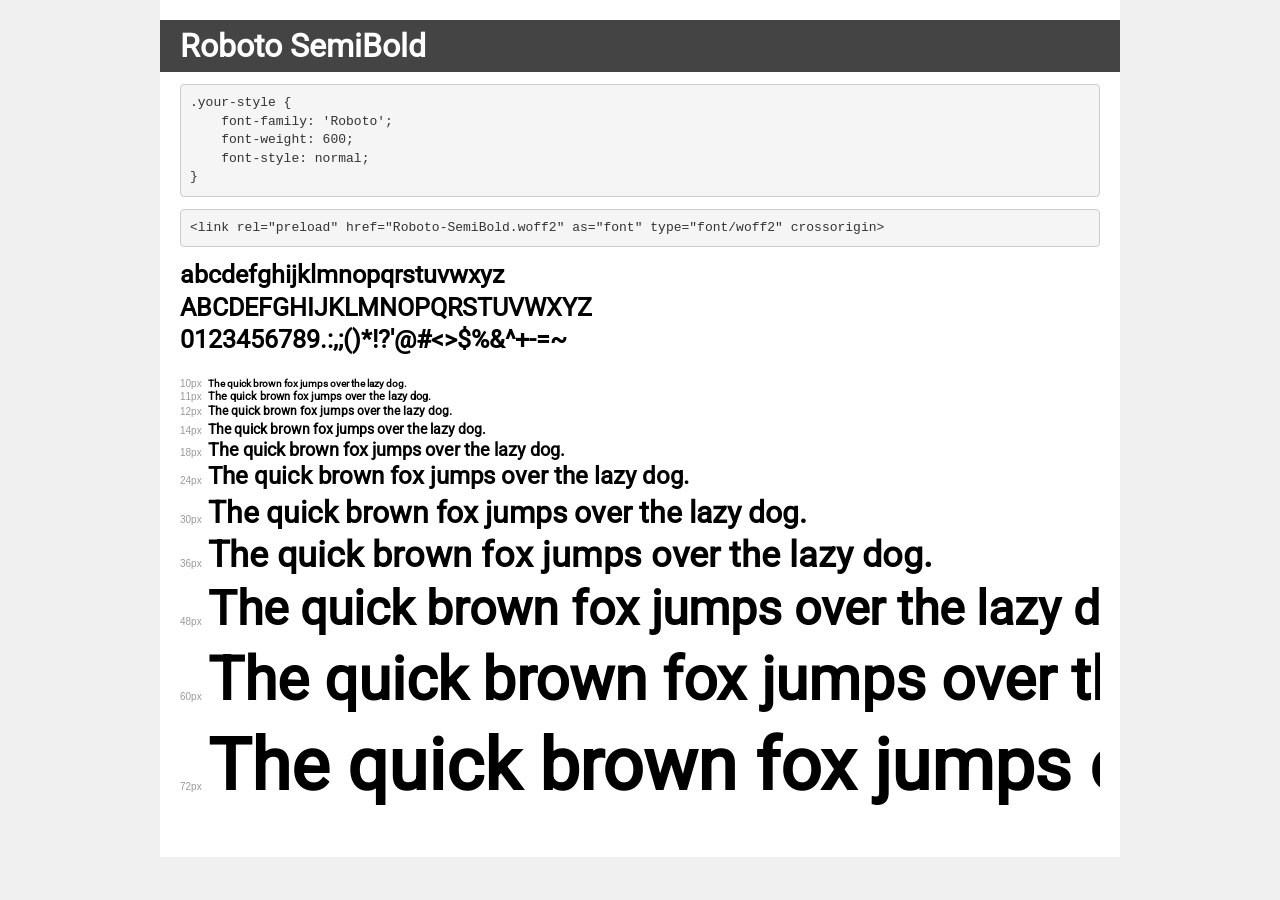
<file: fonts/demo-roboto-semi-bold.html>
<!DOCTYPE html>
<html lang="en">
<head>
    <meta charset="utf-8">
    <meta http-equiv="X-UA-Compatible" content="IE=edge">
    <meta name="viewport" content="width=device-width, initial-scale=1">
    <meta name="robots" content="noindex, noarchive">
    <meta name="format-detection" content="telephone=no">
    <title>Transfonter demo</title>
    <link href="stylesheet.css" rel="stylesheet">
    <style>
        /*
        http://meyerweb.com/eric/tools/css/reset/
        v2.0 | 20110126
        License: none (public domain)
        */
        html, body, div, span, applet, object, iframe,
        h1, h2, h3, h4, h5, h6, p, blockquote, pre,
        a, abbr, acronym, address, big, cite, code,
        del, dfn, em, img, ins, kbd, q, s, samp,
        small, strike, strong, sub, sup, tt, var,
        b, u, i, center,
        dl, dt, dd, ol, ul, li,
        fieldset, form, label, legend,
        table, caption, tbody, tfoot, thead, tr, th, td,
        article, aside, canvas, details, embed,
        figure, figcaption, footer, header, hgroup,
        menu, nav, output, ruby, section, summary,
        time, mark, audio, video {
            margin: 0;
            padding: 0;
            border: 0;
            font-size: 100%;
            font: inherit;
            vertical-align: baseline;
        }
        /* HTML5 display-role reset for older browsers */
        article, aside, details, figcaption, figure,
        footer, header, hgroup, menu, nav, section {
            display: block;
        }
        body {
            line-height: 1;
        }
        ol, ul {
            list-style: none;
        }
        blockquote, q {
            quotes: none;
        }
        blockquote:before, blockquote:after,
        q:before, q:after {
            content: '';
            content: none;
        }
        table {
            border-collapse: collapse;
            border-spacing: 0;
        }
        /* demo styles */
        body {
            background: #f0f0f0;
            color: #000;
        }
        .page {
            background: #fff;
            width: 920px;
            margin: 0 auto;
            padding: 20px 20px 0 20px;
            overflow: hidden;
        }
        .font-container {
            overflow-x: auto;
            overflow-y: hidden;
            margin-bottom: 40px;
            line-height: 1.3;
            white-space: nowrap;
            padding-bottom: 5px;
        }
        h1 {
            position: relative;
            background: #444;
            font-size: 32px;
            color: #fff;
            padding: 10px 20px;
            margin: 0 -20px 12px -20px;
        }
        .letters {
            font-size: 25px;
            margin-bottom: 20px;
        }
        .s10:before {
            content: '10px';
        }
        .s11:before {
            content: '11px';
        }
        .s12:before {
            content: '12px';
        }
        .s14:before {
            content: '14px';
        }
        .s18:before {
            content: '18px';
        }
        .s24:before {
            content: '24px';
        }
        .s30:before {
            content: '30px';
        }
        .s36:before {
            content: '36px';
        }
        .s48:before {
            content: '48px';
        }
        .s60:before {
            content: '60px';
        }
        .s72:before {
            content: '72px';
        }
        .s10:before, .s11:before, .s12:before, .s14:before,
        .s18:before, .s24:before, .s30:before, .s36:before,
        .s48:before, .s60:before, .s72:before {
            font-family: Arial, sans-serif;
            font-size: 10px;
            font-weight: normal;
            font-style: normal;
            color: #999;
            padding-right: 6px;
        }
        pre {
            display: block;
            padding: 9px;
            margin: 0 0 12px;
            font-family: Monaco, Menlo, Consolas, "Courier New", monospace;
            font-size: 13px;
            line-height: 1.428571429;
            color: #333;
            font-weight: normal;
            font-style: normal;
            background-color: #f5f5f5;
            border: 1px solid #ccc;
            overflow-x: auto;
            border-radius: 4px;
        }
        /* responsive */
        @media (max-width: 959px) {
            .page {
                width: auto;
                margin: 0;
            }
        }
    </style>
</head>
<body>
<div class="page">
    <div class="demo">
        <h1 style="font-family: 'Roboto'; font-weight: 600; font-style: normal;">Roboto SemiBold</h1>
        <pre title="Usage">.your-style {
    font-family: 'Roboto';
    font-weight: 600;
    font-style: normal;
}</pre>
        <pre title="Preload (optional)">
&lt;link rel=&quot;preload&quot; href=&quot;Roboto-SemiBold.woff2&quot; as=&quot;font&quot; type=&quot;font/woff2&quot; crossorigin&gt;</pre>
        <div class="font-container" style="font-family: 'Roboto'; font-weight: 600; font-style: normal;">
            <p class="letters">
                abcdefghijklmnopqrstuvwxyz<br>
ABCDEFGHIJKLMNOPQRSTUVWXYZ<br>
                0123456789.:,;()*!?'@#&lt;&gt;$%&^+-=~
            </p>
            <p class="s10" style="font-size: 10px;">The quick brown fox jumps over the lazy dog.</p>
            <p class="s11" style="font-size: 11px;">The quick brown fox jumps over the lazy dog.</p>
            <p class="s12" style="font-size: 12px;">The quick brown fox jumps over the lazy dog.</p>
            <p class="s14" style="font-size: 14px;">The quick brown fox jumps over the lazy dog.</p>
            <p class="s18" style="font-size: 18px;">The quick brown fox jumps over the lazy dog.</p>
            <p class="s24" style="font-size: 24px;">The quick brown fox jumps over the lazy dog.</p>
            <p class="s30" style="font-size: 30px;">The quick brown fox jumps over the lazy dog.</p>
            <p class="s36" style="font-size: 36px;">The quick brown fox jumps over the lazy dog.</p>
            <p class="s48" style="font-size: 48px;">The quick brown fox jumps over the lazy dog.</p>
            <p class="s60" style="font-size: 60px;">The quick brown fox jumps over the lazy dog.</p>
            <p class="s72" style="font-size: 72px;">The quick brown fox jumps over the lazy dog.</p>
        </div>
    </div>

</div>
</body>
</html>
</file>
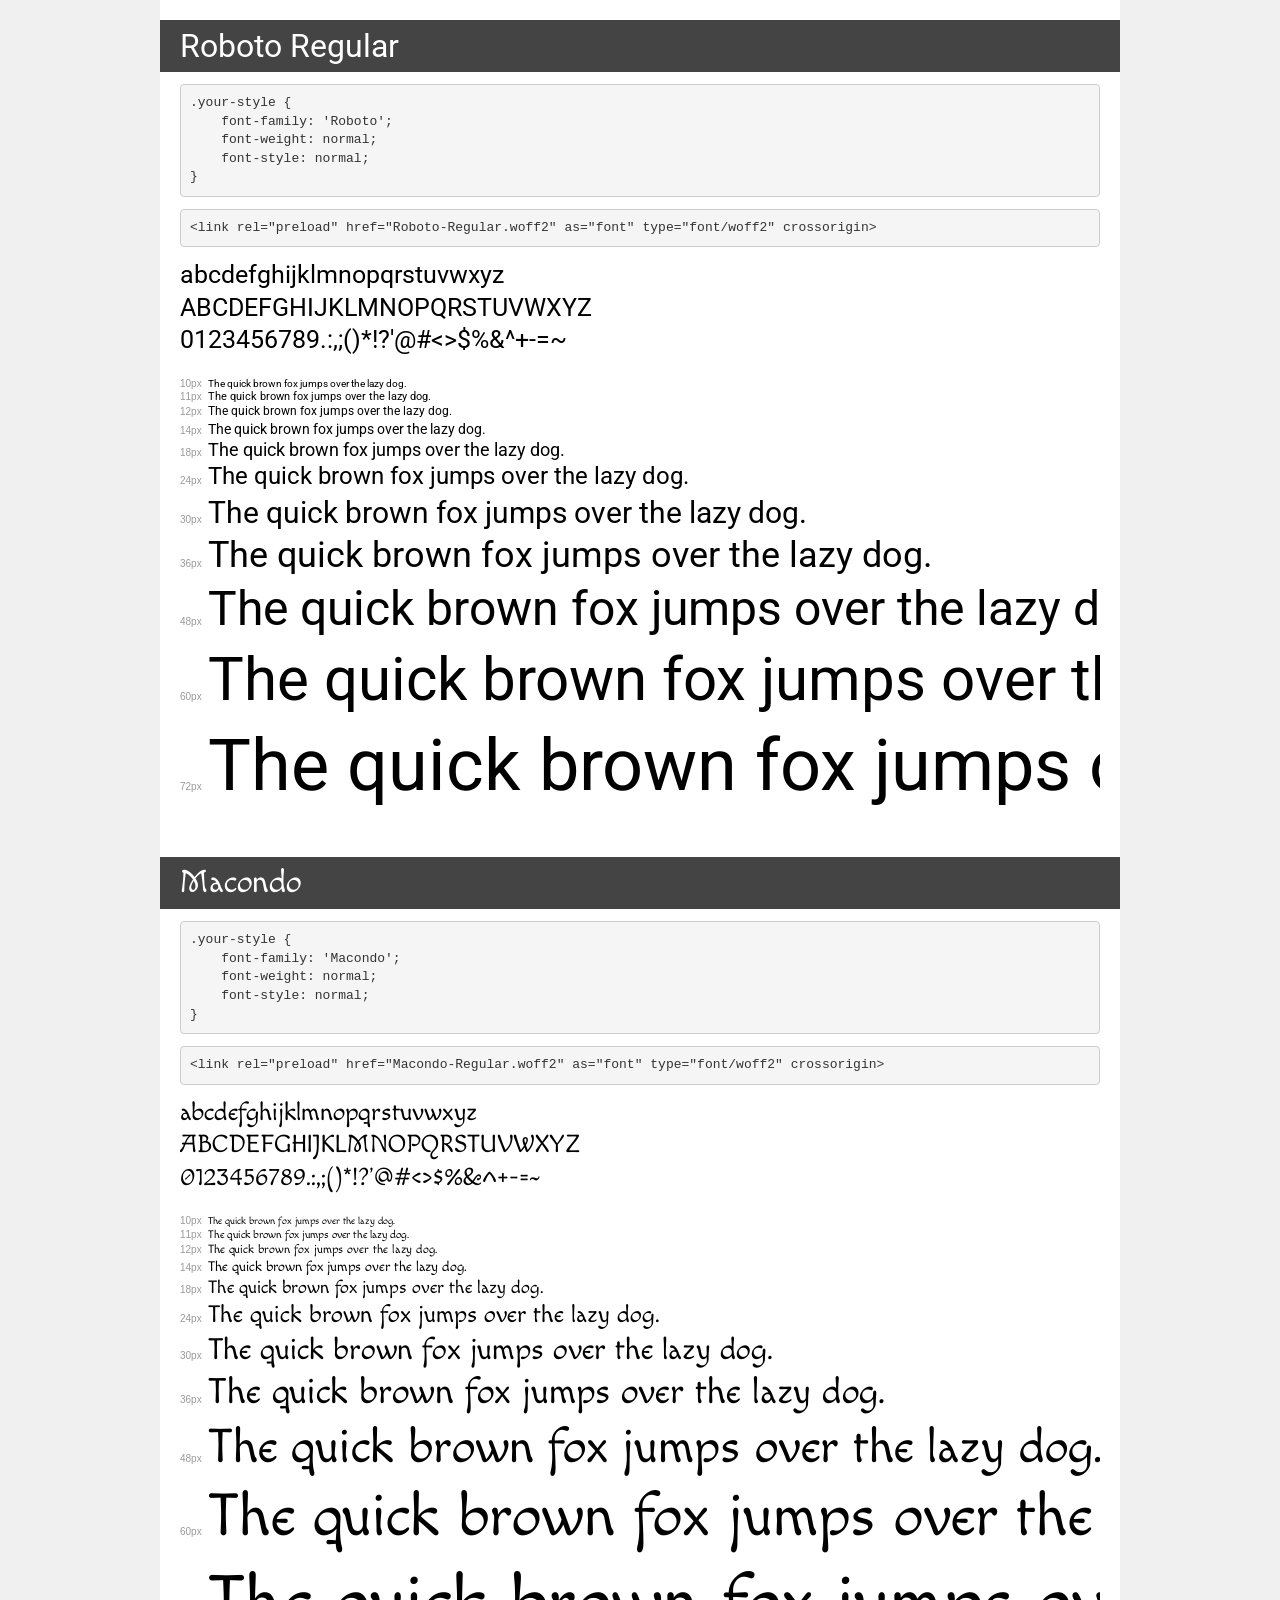
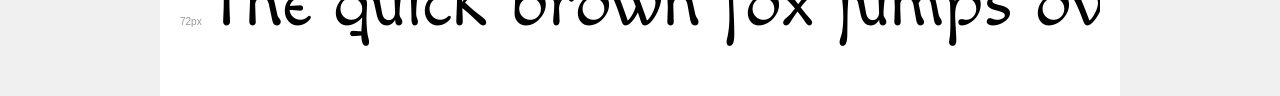
<file: fonts/demo.html>
<!DOCTYPE html>
<html lang="en">
<head>
    <meta charset="utf-8">
    <meta http-equiv="X-UA-Compatible" content="IE=edge">
    <meta name="viewport" content="width=device-width, initial-scale=1">
    <meta name="robots" content="noindex, noarchive">
    <meta name="format-detection" content="telephone=no">
    <title>Transfonter demo</title>
    <link href="stylesheet.css" rel="stylesheet">
    <style>
        /*
        http://meyerweb.com/eric/tools/css/reset/
        v2.0 | 20110126
        License: none (public domain)
        */
        html, body, div, span, applet, object, iframe,
        h1, h2, h3, h4, h5, h6, p, blockquote, pre,
        a, abbr, acronym, address, big, cite, code,
        del, dfn, em, img, ins, kbd, q, s, samp,
        small, strike, strong, sub, sup, tt, var,
        b, u, i, center,
        dl, dt, dd, ol, ul, li,
        fieldset, form, label, legend,
        table, caption, tbody, tfoot, thead, tr, th, td,
        article, aside, canvas, details, embed,
        figure, figcaption, footer, header, hgroup,
        menu, nav, output, ruby, section, summary,
        time, mark, audio, video {
            margin: 0;
            padding: 0;
            border: 0;
            font-size: 100%;
            font: inherit;
            vertical-align: baseline;
        }
        /* HTML5 display-role reset for older browsers */
        article, aside, details, figcaption, figure,
        footer, header, hgroup, menu, nav, section {
            display: block;
        }
        body {
            line-height: 1;
        }
        ol, ul {
            list-style: none;
        }
        blockquote, q {
            quotes: none;
        }
        blockquote:before, blockquote:after,
        q:before, q:after {
            content: '';
            content: none;
        }
        table {
            border-collapse: collapse;
            border-spacing: 0;
        }
        /* demo styles */
        body {
            background: #f0f0f0;
            color: #000;
        }
        .page {
            background: #fff;
            width: 920px;
            margin: 0 auto;
            padding: 20px 20px 0 20px;
            overflow: hidden;
        }
        .font-container {
            overflow-x: auto;
            overflow-y: hidden;
            margin-bottom: 40px;
            line-height: 1.3;
            white-space: nowrap;
            padding-bottom: 5px;
        }
        h1 {
            position: relative;
            background: #444;
            font-size: 32px;
            color: #fff;
            padding: 10px 20px;
            margin: 0 -20px 12px -20px;
        }
        .letters {
            font-size: 25px;
            margin-bottom: 20px;
        }
        .s10:before {
            content: '10px';
        }
        .s11:before {
            content: '11px';
        }
        .s12:before {
            content: '12px';
        }
        .s14:before {
            content: '14px';
        }
        .s18:before {
            content: '18px';
        }
        .s24:before {
            content: '24px';
        }
        .s30:before {
            content: '30px';
        }
        .s36:before {
            content: '36px';
        }
        .s48:before {
            content: '48px';
        }
        .s60:before {
            content: '60px';
        }
        .s72:before {
            content: '72px';
        }
        .s10:before, .s11:before, .s12:before, .s14:before,
        .s18:before, .s24:before, .s30:before, .s36:before,
        .s48:before, .s60:before, .s72:before {
            font-family: Arial, sans-serif;
            font-size: 10px;
            font-weight: normal;
            font-style: normal;
            color: #999;
            padding-right: 6px;
        }
        pre {
            display: block;
            padding: 9px;
            margin: 0 0 12px;
            font-family: Monaco, Menlo, Consolas, "Courier New", monospace;
            font-size: 13px;
            line-height: 1.428571429;
            color: #333;
            font-weight: normal;
            font-style: normal;
            background-color: #f5f5f5;
            border: 1px solid #ccc;
            overflow-x: auto;
            border-radius: 4px;
        }
        /* responsive */
        @media (max-width: 959px) {
            .page {
                width: auto;
                margin: 0;
            }
        }
    </style>
</head>
<body>
<div class="page">
    <div class="demo">
        <h1 style="font-family: 'Roboto'; font-weight: normal; font-style: normal;">Roboto Regular</h1>
        <pre title="Usage">.your-style {
    font-family: 'Roboto';
    font-weight: normal;
    font-style: normal;
}</pre>
        <pre title="Preload (optional)">
&lt;link rel=&quot;preload&quot; href=&quot;Roboto-Regular.woff2&quot; as=&quot;font&quot; type=&quot;font/woff2&quot; crossorigin&gt;</pre>
        <div class="font-container" style="font-family: 'Roboto'; font-weight: normal; font-style: normal;">
            <p class="letters">
                abcdefghijklmnopqrstuvwxyz<br>
ABCDEFGHIJKLMNOPQRSTUVWXYZ<br>
                0123456789.:,;()*!?'@#&lt;&gt;$%&^+-=~
            </p>
            <p class="s10" style="font-size: 10px;">The quick brown fox jumps over the lazy dog.</p>
            <p class="s11" style="font-size: 11px;">The quick brown fox jumps over the lazy dog.</p>
            <p class="s12" style="font-size: 12px;">The quick brown fox jumps over the lazy dog.</p>
            <p class="s14" style="font-size: 14px;">The quick brown fox jumps over the lazy dog.</p>
            <p class="s18" style="font-size: 18px;">The quick brown fox jumps over the lazy dog.</p>
            <p class="s24" style="font-size: 24px;">The quick brown fox jumps over the lazy dog.</p>
            <p class="s30" style="font-size: 30px;">The quick brown fox jumps over the lazy dog.</p>
            <p class="s36" style="font-size: 36px;">The quick brown fox jumps over the lazy dog.</p>
            <p class="s48" style="font-size: 48px;">The quick brown fox jumps over the lazy dog.</p>
            <p class="s60" style="font-size: 60px;">The quick brown fox jumps over the lazy dog.</p>
            <p class="s72" style="font-size: 72px;">The quick brown fox jumps over the lazy dog.</p>
        </div>
    </div>

    <div class="demo">
        <h1 style="font-family: 'Macondo'; font-weight: normal; font-style: normal;">Macondo</h1>
        <pre title="Usage">.your-style {
    font-family: 'Macondo';
    font-weight: normal;
    font-style: normal;
}</pre>
        <pre title="Preload (optional)">
&lt;link rel=&quot;preload&quot; href=&quot;Macondo-Regular.woff2&quot; as=&quot;font&quot; type=&quot;font/woff2&quot; crossorigin&gt;</pre>
        <div class="font-container" style="font-family: 'Macondo'; font-weight: normal; font-style: normal;">
            <p class="letters">
                abcdefghijklmnopqrstuvwxyz<br>
ABCDEFGHIJKLMNOPQRSTUVWXYZ<br>
                0123456789.:,;()*!?'@#&lt;&gt;$%&^+-=~
            </p>
            <p class="s10" style="font-size: 10px;">The quick brown fox jumps over the lazy dog.</p>
            <p class="s11" style="font-size: 11px;">The quick brown fox jumps over the lazy dog.</p>
            <p class="s12" style="font-size: 12px;">The quick brown fox jumps over the lazy dog.</p>
            <p class="s14" style="font-size: 14px;">The quick brown fox jumps over the lazy dog.</p>
            <p class="s18" style="font-size: 18px;">The quick brown fox jumps over the lazy dog.</p>
            <p class="s24" style="font-size: 24px;">The quick brown fox jumps over the lazy dog.</p>
            <p class="s30" style="font-size: 30px;">The quick brown fox jumps over the lazy dog.</p>
            <p class="s36" style="font-size: 36px;">The quick brown fox jumps over the lazy dog.</p>
            <p class="s48" style="font-size: 48px;">The quick brown fox jumps over the lazy dog.</p>
            <p class="s60" style="font-size: 60px;">The quick brown fox jumps over the lazy dog.</p>
            <p class="s72" style="font-size: 72px;">The quick brown fox jumps over the lazy dog.</p>
        </div>
    </div>

</div>
</body>
</html>
</file>
<file: fonts/stylesheet.css>
@font-face {
    font-family: 'Roboto';
    src: url('Roboto-Regular.woff2') format('woff2'),
        url('Roboto-Regular.woff') format('woff');
    font-weight: normal;
    font-style: normal;
    font-display: swap;
}

@font-face {
    font-family: 'Macondo';
    src: url('Macondo-Regular.woff2') format('woff2'),
        url('Macondo-Regular.woff') format('woff');
    font-weight: normal;
    font-style: normal;
    font-display: swap;
}
</file>
